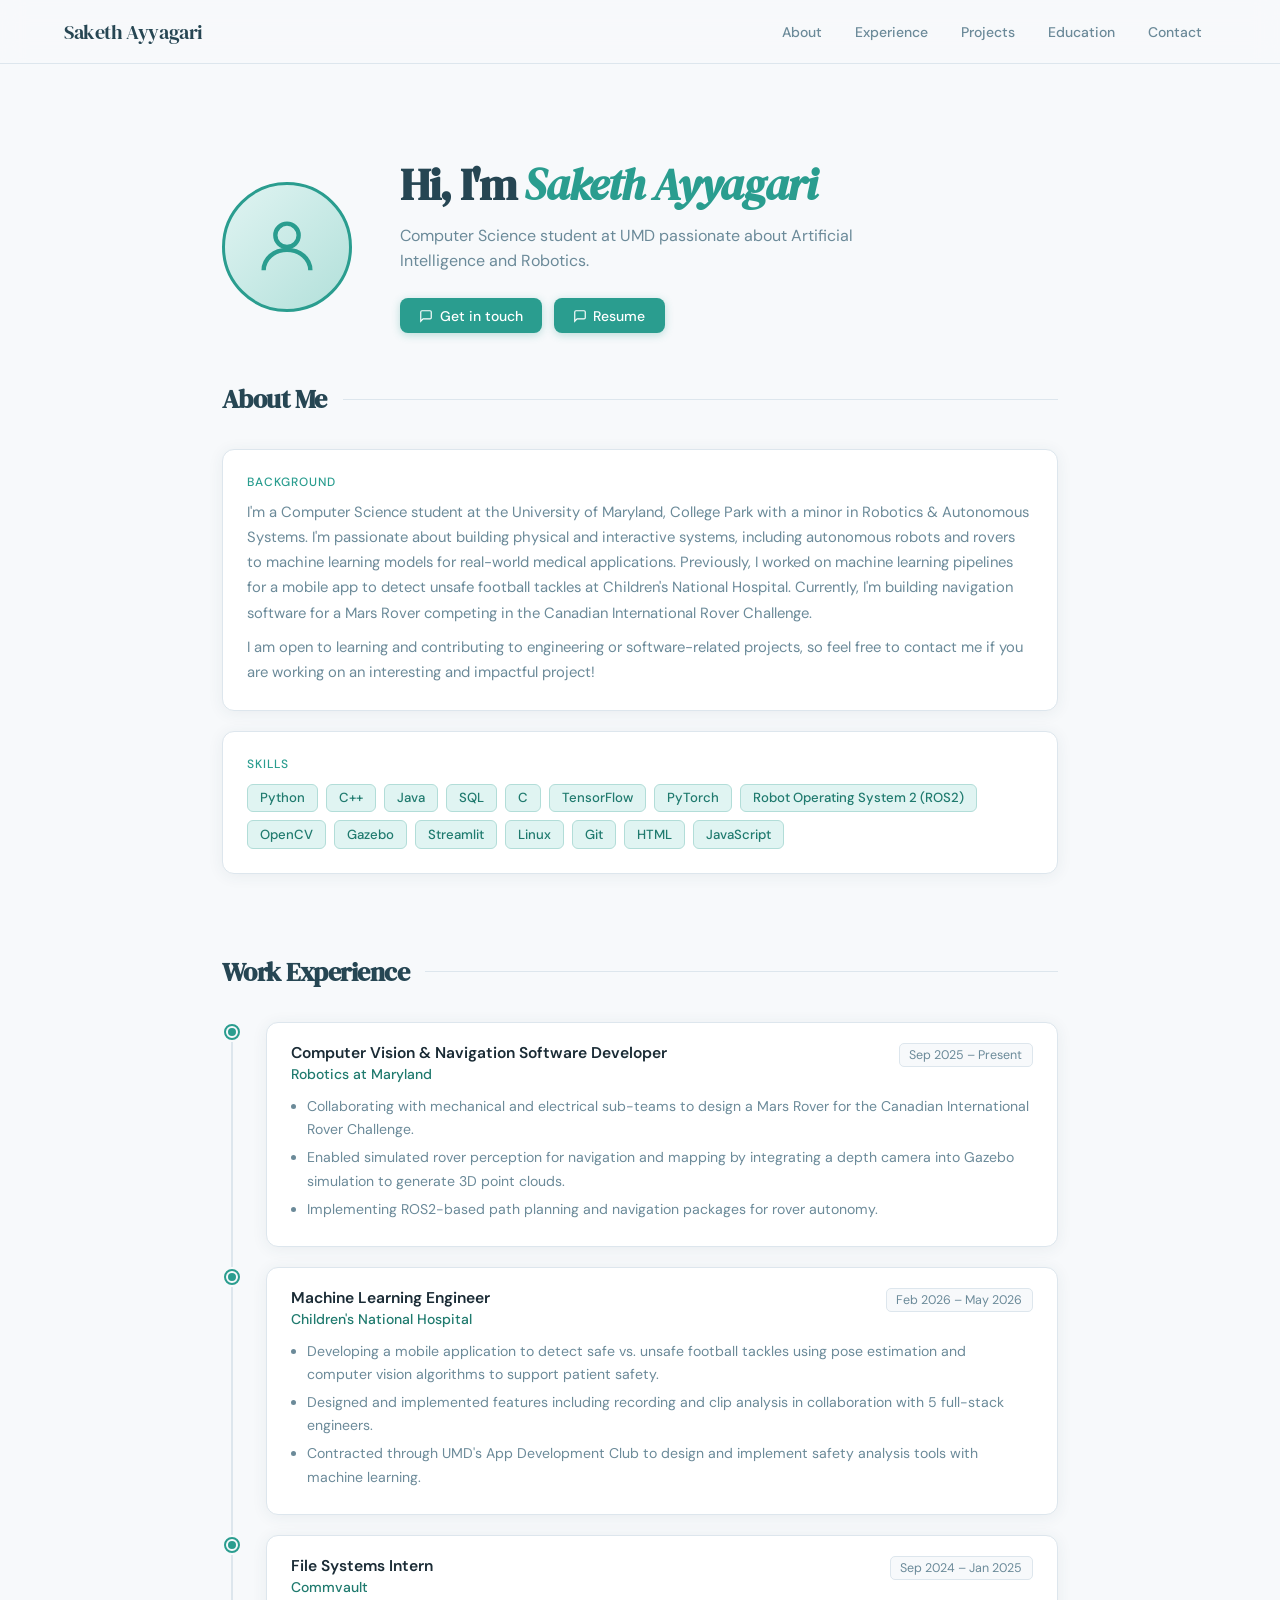
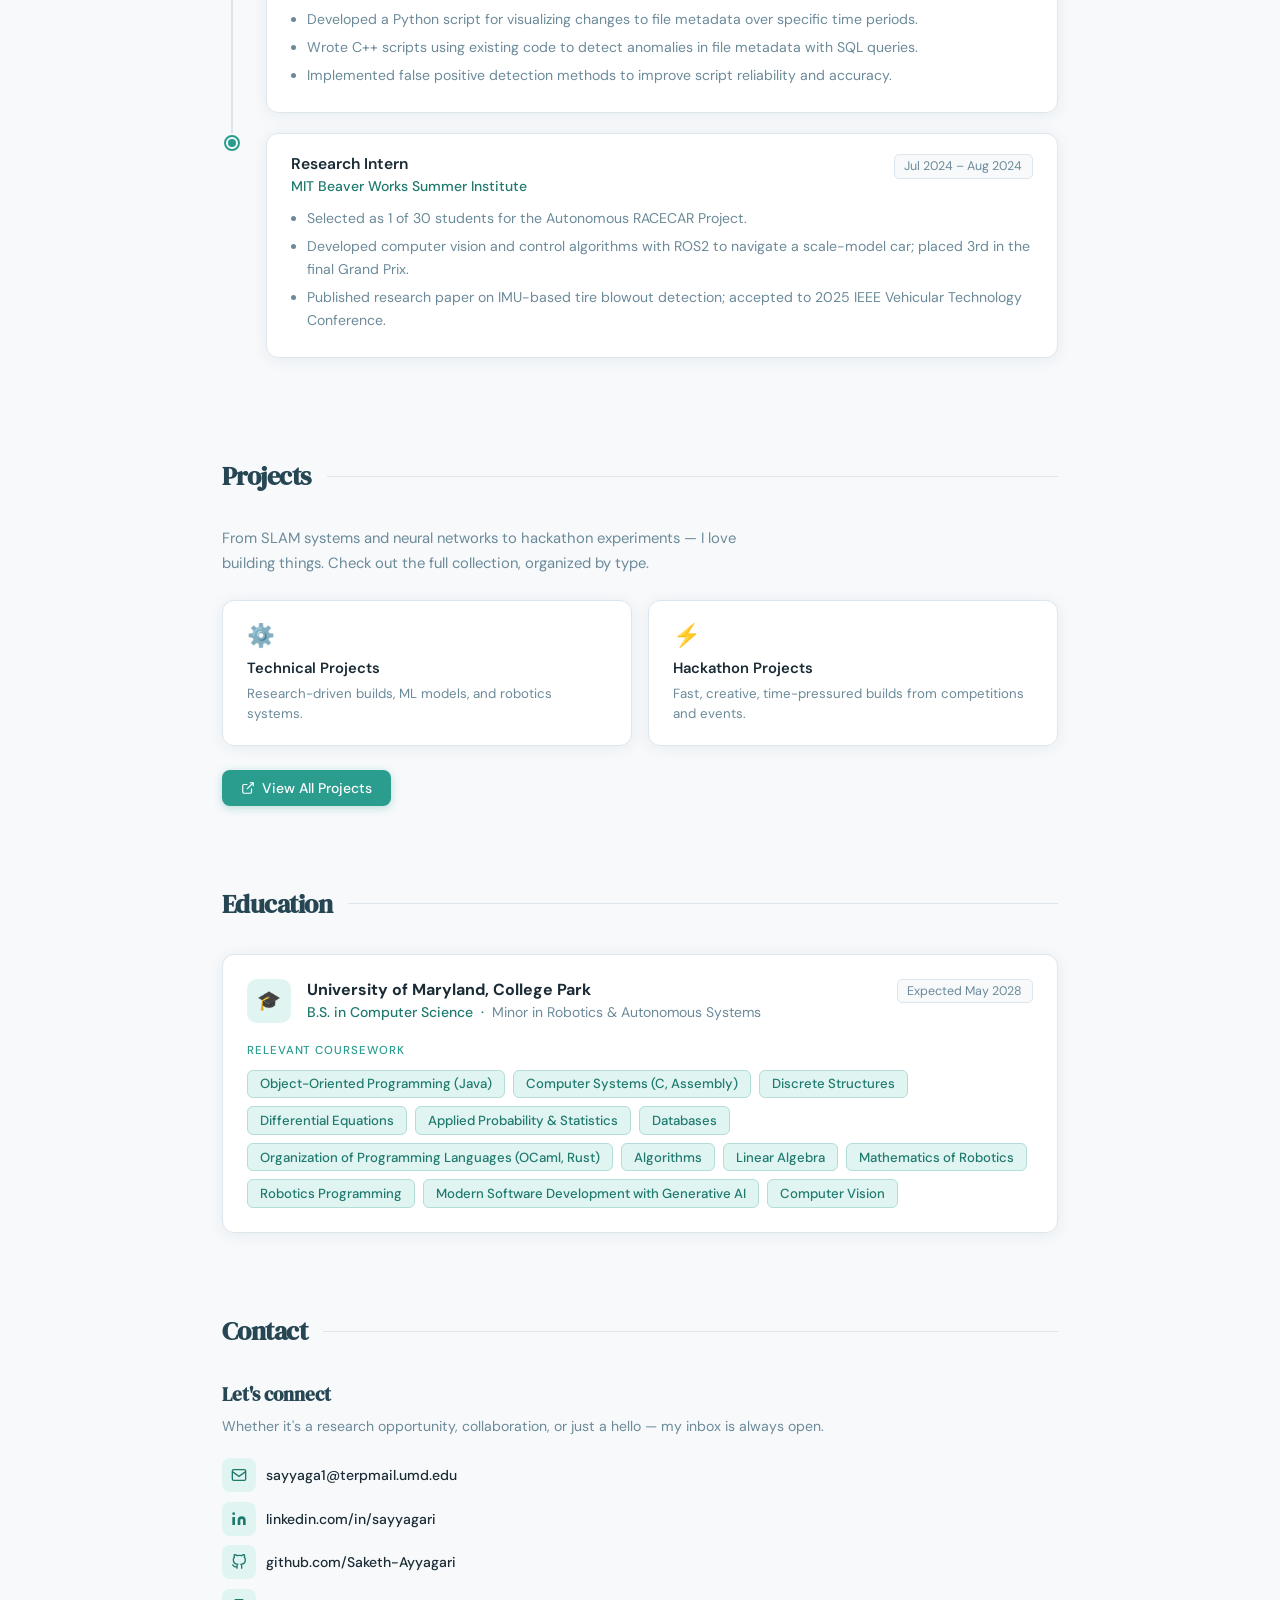
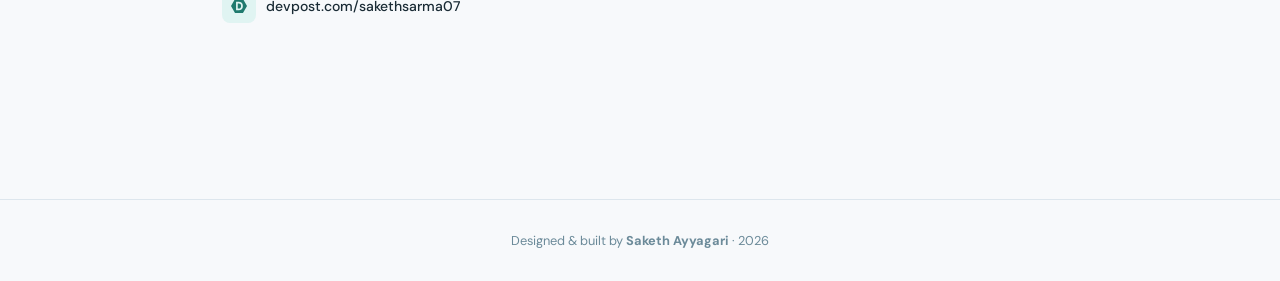
<file: index.html>
<!DOCTYPE html>
<html lang="en">
<head>
  <meta charset="UTF-8" />
  <meta name="viewport" content="width=device-width, initial-scale=1.0"/>
  <title>Saketh Ayyagari</title>
  <link rel="preconnect" href="https://fonts.googleapis.com">
  <link rel="preconnect" href="https://fonts.gstatic.com" crossorigin>
  <link href="https://fonts.googleapis.com/css2?family=DM+Serif+Display:ital@0;1&family=DM+Sans:opsz,wght@9..40,300;9..40,400;9..40,500&display=swap" rel="stylesheet">
  <link rel="stylesheet" href="styles.css">
</head>
<body>

<!-- NAV -->
<nav id="navbar">
  <span class="nav-logo">Saketh Ayyagari</span>
  <ul class="nav-links">
    <li><a href="#about" class="nav-link">About</a></li>
    <li><a href="#experience" class="nav-link">Experience</a></li>
    <li><a href="#projects" class="nav-link">Projects</a></li>
    <li><a href="#education" class="nav-link">Education</a></li>
    <li><a href="#contact" class="nav-link">Contact</a></li>
  </ul>
</nav>

<!-- HERO -->
<section class="hero">
  <div class="hero-photo">
    <svg viewBox="0 0 24 24" fill="none" stroke="currentColor" stroke-width="1.5">
      <circle cx="12" cy="8" r="4"/>
      <path d="M4 20c0-4 3.6-7 8-7s8 3 8 7"/>
    </svg>
  </div>
  <div class="hero-text">
    <h1>Hi, I'm <em>Saketh Ayyagari</em></h1>
    <p>Computer Science student at UMD passionate about Artificial Intelligence and Robotics.</p>
    <div class="hero-actions">
      <a href="#contact" class="btn btn-primary">
        <svg width="14" height="14" fill="none" stroke="currentColor" stroke-width="2" viewBox="0 0 24 24"><path d="M21 15a2 2 0 0 1-2 2H7l-4 4V5a2 2 0 0 1 2-2h14a2 2 0 0 1 2 2z"/></svg>
        Get in touch
      </a>
      <a href="Saketh-Ayyagari-Resume.pdf" class="btn btn-primary">
        <svg width="14" height="14" fill="none" stroke="currentColor" stroke-width="2" viewBox="0 0 24 24"><path d="M21 15a2 2 0 0 1-2 2H7l-4 4V5a2 2 0 0 1 2-2h14a2 2 0 0 1 2 2z"/></svg>
        Resume
      </a>
    </div>
  </div>
</section>

<main>

  <!-- ABOUT -->
  <section class="section" id="about">
    <div class="section-header">
      <h2>About Me</h2>
      <div class="section-line"></div>
    </div>
    <div class="about-grid">
      <div class="about-card wide">
        <h3>Background</h3>
        <p>I'm a Computer Science student at the University of Maryland, College Park with a minor in Robotics &amp; Autonomous 
          Systems. I'm passionate about building physical and interactive systems, including autonomous robots and rovers
          to machine learning models for real-world medical applications. Previously, I worked on machine learning pipelines for a mobile app to detect
          unsafe football tackles at Children's National Hospital. Currently, I'm building navigation software for a Mars Rover competing in the 
          Canadian International Rover Challenge. 
        </p>
        <p style=
          "margin-top:0.6rem">I am open to learning and contributing to engineering or software-related projects, so feel free 
          to contact me if you are working on an interesting and impactful project!
        </p>
      </div>
      <div class="about-card">
        <h3>Skills</h3>
        <div class="skills-list">
          <span class="skill-tag">Python</span>
          <span class="skill-tag">C++</span>
          <span class="skill-tag">Java</span>
          <span class="skill-tag">SQL</span>
          <span class="skill-tag">C</span>
          <span class="skill-tag">TensorFlow</span>
          <span class="skill-tag">PyTorch</span>
          <span class="skill-tag">Robot Operating System 2 (ROS2)</span>
          <span class="skill-tag">OpenCV</span>
          <span class="skill-tag">Gazebo</span>
          <span class="skill-tag">Streamlit</span>
          <span class="skill-tag">Linux</span>
          <span class="skill-tag">Git</span>
          <span class="skill-tag">HTML</span>
          <span class="skill-tag">JavaScript</span>
        </div>
      </div>

    </div>
  </section>

  <!-- WORK EXPERIENCE -->
  <section class="section" id="experience">
    <div class="section-header">
      <h2>Work Experience</h2>
      <div class="section-line"></div>
    </div>
    <div class="timeline">

      <div class="timeline-item">
        <div class="timeline-left">
          <div class="timeline-dot"></div>
          <div class="timeline-line"></div>
        </div>
        <div class="timeline-content">
          <div class="job-header">
            <div>
              <div class="job-title">Computer Vision & Navigation Software Developer</div>
              <div class="job-company">Robotics at Maryland</div>
            </div>
            <span class="job-date">Sep 2025 – Present</span>
          </div>
          <ul class="job-desc">
            <li>Collaborating with mechanical and electrical sub-teams to design a Mars Rover for the Canadian International Rover Challenge.</li>
            <li>Enabled simulated rover perception for navigation and mapping by integrating a depth camera into Gazebo simulation to generate 3D point clouds.</li>
            <li>Implementing ROS2-based path planning and navigation packages for rover autonomy.</li>
          </ul>
        </div>
      </div>
      
      <div class="timeline-item">
        <div class="timeline-left">
          <div class="timeline-dot"></div>
          <div class="timeline-line"></div>
        </div>
        <div class="timeline-content">
          <div class="job-header">
            <div>
              <div class="job-title">Machine Learning Engineer</div>
              <div class="job-company">Children's National Hospital</div>
            </div>
            <span class="job-date">Feb 2026 – May 2026</span>
          </div>
          <ul class="job-desc">
            <li>Developing a mobile application to detect safe vs. unsafe football tackles using pose estimation and computer vision algorithms to support patient safety.</li>
            <li>Designed and implemented features including recording and clip analysis in collaboration with 5 full-stack engineers.</li>
            <li>Contracted through UMD's App Development Club to design and implement safety analysis tools with machine learning.</li>
          </ul>
        </div>
      </div>

      <div class="timeline-item">
        <div class="timeline-left">
          <div class="timeline-dot"></div>
          <div class="timeline-line"></div>
        </div>
        <div class="timeline-content">
          <div class="job-header">
            <div>
              <div class="job-title">File Systems Intern</div>
              <div class="job-company">Commvault</div>
            </div>
            <span class="job-date">Sep 2024 – Jan 2025</span>
          </div>
          <ul class="job-desc">
            <li>Developed a Python script for visualizing changes to file metadata over specific time periods.</li>
            <li>Wrote C++ scripts using existing code to detect anomalies in file metadata with SQL queries.</li>
            <li>Implemented false positive detection methods to improve script reliability and accuracy.</li>
          </ul>
        </div>
      </div>

      <div class="timeline-item">
        <div class="timeline-left">
          <div class="timeline-dot"></div>
          <div class="timeline-line"></div>
        </div>
        <div class="timeline-content">
          <div class="job-header">
            <div>
              <div class="job-title">Research Intern</div>
              <div class="job-company">MIT Beaver Works Summer Institute</div>
            </div>
            <span class="job-date">Jul 2024 – Aug 2024</span>
          </div>
          <ul class="job-desc">
            <li>Selected as 1 of 30 students for the Autonomous RACECAR Project.</li>
            <li>Developed computer vision and control algorithms with ROS2 to navigate a scale-model car; placed 3rd in the final Grand Prix.</li>
            <li>Published research paper on IMU-based tire blowout detection; accepted to 2025 IEEE Vehicular Technology Conference.</li>
          </ul>
        </div>
      </div>

    </div>
  </section>

  <!-- PROJECTS TEASER -->
  <section class="section" id="projects">
    <div class="section-header">
      <h2>Projects</h2>
      <div class="section-line"></div>
    </div>
    <div class="projects-teaser">
      <div class="teaser-text">
        <p>From SLAM systems and neural networks to hackathon experiments — I love building things. Check out the full collection, organized by type.</p>
      </div>
      <div class="teaser-cards">
        <div class="teaser-card">
          <div class="teaser-card-icon">⚙️</div>
          <div class="teaser-card-label">Technical Projects</div>
          <div class="teaser-card-desc">Research-driven builds, ML models, and robotics systems.</div>
        </div>
        <div class="teaser-card">
          <div class="teaser-card-icon">⚡</div>
          <div class="teaser-card-label">Hackathon Projects</div>
          <div class="teaser-card-desc">Fast, creative, time-pressured builds from competitions and events.</div>
        </div>
      </div>
      <a href="projects.html" class="btn btn-primary teaser-btn">
        <svg width="14" height="14" fill="none" stroke="currentColor" stroke-width="2" viewBox="0 0 24 24"><path d="M18 13v6a2 2 0 0 1-2 2H5a2 2 0 0 1-2-2V8a2 2 0 0 1 2-2h6"/><polyline points="15 3 21 3 21 9"/><line x1="10" y1="14" x2="21" y2="3"/></svg>
        View All Projects
      </a>
    </div>
  </section>

  <!-- EDUCATION -->
  <section class="section" id="education">
    <div class="section-header">
      <h2>Education</h2>
      <div class="section-line"></div>
    </div>
    <div class="edu-card">
      <div class="edu-header">
        <div class="edu-icon">🎓</div>
        <div class="edu-main">
          <div class="edu-school">University of Maryland, College Park</div>
          <div class="edu-degree">B.S. in Computer Science &nbsp;·&nbsp; <span class="edu-minor">Minor in Robotics &amp; Autonomous Systems</span></div>
        </div>
        <span class="job-date">Expected May 2028</span>
      </div>
      <div class="edu-body">
        <div class="edu-section-label">Relevant Coursework</div>
        <div class="skills-list">
          <span class="skill-tag">Object-Oriented Programming (Java)</span>
          <span class="skill-tag">Computer Systems (C, Assembly)</span>
          <span class="skill-tag">Discrete Structures</span>
          <span class="skill-tag">Differential Equations</span>
          <span class="skill-tag">Applied Probability &amp; Statistics</span>
          <span class="skill-tag">Databases</span>
          <span class="skill-tag">Organization of Programming Languages (OCaml, Rust)</span>
          <span class="skill-tag">Algorithms</span>
          <span class="skill-tag">Linear Algebra</span>
          <span class="skill-tag">Mathematics of Robotics</span>
          <span class="skill-tag">Robotics Programming</span>
          <span class="skill-tag">Modern Software Development with Generative AI</span>
          <span class="skill-tag">Computer Vision</span>
        </div>
      </div>
    </div>
  </section>

  <!-- CONTACT -->
  <section class="section" id="contact">
    <div class="section-header">
      <h2>Contact</h2>
      <div class="section-line"></div>
    </div>
    <div class="contact-info">
      <h3>Let's connect</h3>
      <p>Whether it's a research opportunity, collaboration, or just a hello — my inbox is always open.</p>
      <div class="social-links">
        <a href="mailto:sayyaga1@terpmail.umd.edu" class="social-link">
          <span class="social-icon">
            <svg width="16" height="16" fill="none" stroke="currentColor" stroke-width="2" viewBox="0 0 24 24"><rect x="2" y="4" width="20" height="16" rx="2"/><path d="m2 7 10 7 10-7"/></svg>
          </span>
          sayyaga1@terpmail.umd.edu
        </a>
        <a href="https://linkedin.com/in/saketh-ayyagari-b3a999262" target="_blank" class="social-link">
          <span class="social-icon">
            <svg width="16" height="16" fill="currentColor" viewBox="0 0 24 24"><path d="M16 8a6 6 0 0 1 6 6v7h-4v-7a2 2 0 0 0-2-2 2 2 0 0 0-2 2v7h-4v-7a6 6 0 0 1 6-6zM2 9h4v12H2z"/><circle cx="4" cy="4" r="2"/></svg>
          </span>
          linkedin.com/in/sayyagari
        </a>
        <a href="https://github.com/Saketh-Ayyagari" target="_blank" class="social-link">
          <span class="social-icon">
            <svg width="16" height="16" fill="none" stroke="currentColor" stroke-width="2" viewBox="0 0 24 24"><path d="M9 19c-5 1.5-5-2.5-7-3m14 6v-3.87a3.37 3.37 0 0 0-.94-2.61c3.14-.35 6.44-1.54 6.44-7A5.44 5.44 0 0 0 20 4.77 5.07 5.07 0 0 0 19.91 1S18.73.65 16 2.48a13.38 13.38 0 0 0-7 0C6.27.65 5.09 1 5.09 1A5.07 5.07 0 0 0 5 4.77a5.44 5.44 0 0 0-1.5 3.78c0 5.42 3.3 6.61 6.44 7A3.37 3.37 0 0 0 9 18.13V22"/></svg>
          </span>
          github.com/Saketh-Ayyagari
        </a>
        <a href="https://devpost.com/sakethsarma07" target="_blank" class="social-link">
          <span class="social-icon">
            <svg width="16" height="16" viewBox="0 0 24 24" fill="currentColor"><path d="M6.002 1.61 0 12.004 6.002 22.39h11.996L24 12.004 17.998 1.61zm1.593 4.084h3.947c3.605 0 6.276 1.695 6.276 6.31 0 4.436-2.754 6.396-6.276 6.396H7.595zm2.517 2.449v7.686h1.43c2.106 0 3.610-1.12 3.610-3.943 0-2.745-1.504-3.743-3.61-3.743z"/></svg>
          </span>
          devpost.com/sakethsarma07 <!-- Visible text that displays on the website -->
        </a>
      </div>
    </div>
  </section>

</main>

<footer>
  <p>Designed &amp; built by <strong>Saketh Ayyagari</strong> &middot; 2026</p>
</footer>

<script src="script.js"></script>

</body>
</html>
</file>
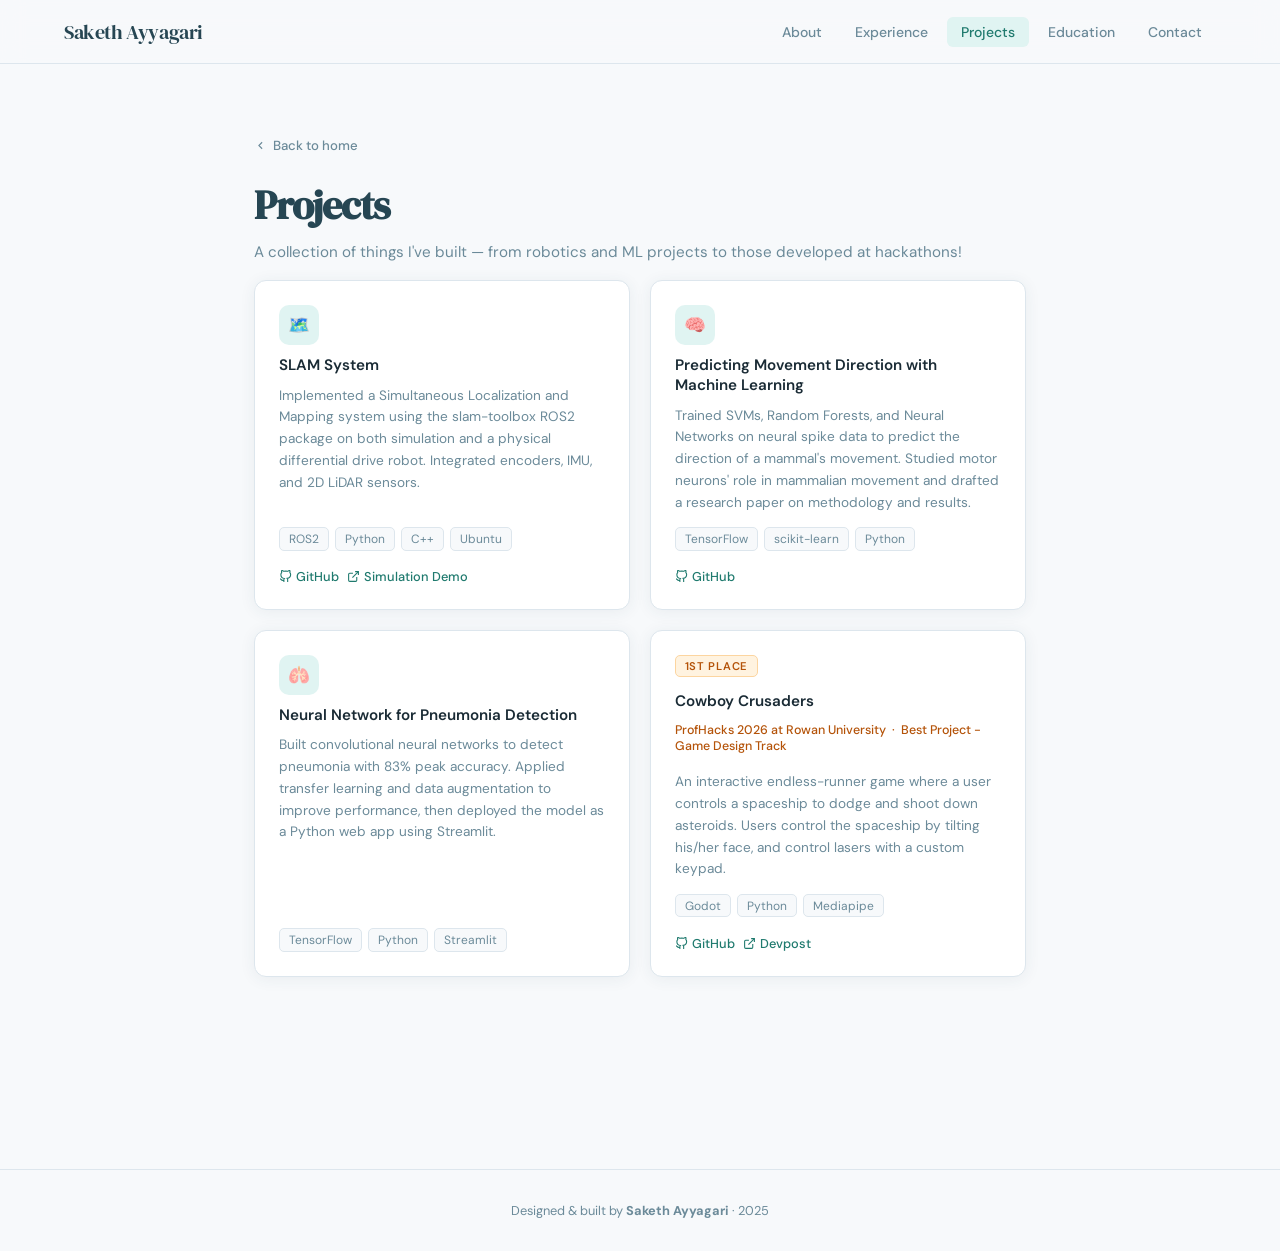
<file: projects.html>
<!DOCTYPE html>
<html lang="en">
<head>
  <meta charset="UTF-8" />
  <meta name="viewport" content="width=device-width, initial-scale=1.0"/>
  <title>Projects — Saketh Ayyagari</title>
  <link rel="preconnect" href="https://fonts.googleapis.com">
  <link rel="preconnect" href="https://fonts.gstatic.com" crossorigin>
  <link href="https://fonts.googleapis.com/css2?family=DM+Serif+Display:ital@0;1&family=DM+Sans:opsz,wght@9..40,300;9..40,400;9..40,500&display=swap" rel="stylesheet">
  <link rel="stylesheet" href="styles.css">
</head>
<body>

<nav id="navbar">
  <a href="index.html" class="nav-logo" style="text-decoration:none;">Saketh Ayyagari</a>
  <ul class="nav-links">
    <li><a href="index.html#about" class="nav-link">About</a></li>
    <li><a href="index.html#experience" class="nav-link">Experience</a></li>
    <li><a href="projects.html" class="nav-link active">Projects</a></li>
    <li><a href="index.html#education" class="nav-link">Education</a></li>
    <li><a href="index.html#contact" class="nav-link">Contact</a></li>
  </ul>
</nav>

<main>
  <div class="projects-page-header">
    <a href="index.html" class="back-link">
      <svg width="13" height="13" fill="none" stroke="currentColor" stroke-width="2" viewBox="0 0 24 24"><polyline points="15 18 9 12 15 6"/></svg>
      Back to home
    </a>
    <h1>Projects</h1>
    <p>A collection of things I've built — from robotics and ML projects to those developed at hackathons!</p>
  </div>

  <div class="section" style="max-width:900px;margin:0 auto;padding:0 clamp(1.5rem,5vw,2rem) 6rem;opacity:1;transform:none;">

    <!-- TECHNICAL PROJECTS -->
    <div class="tab-panel active" id="tab-technical">
      <div class="projects-grid">

        <div class="project-card">
          <div class="project-icon">🗺️</div>
          <div class="project-title">SLAM System</div>
          <p class="project-desc">Implemented a Simultaneous Localization and Mapping system using the slam-toolbox ROS2 package on both simulation and a physical differential drive robot. Integrated encoders, IMU, and 2D LiDAR sensors.</p>
          <div class="project-tags">
            <span class="project-tag">ROS2</span>
            <span class="project-tag">Python</span>
            <span class="project-tag">C++</span>
            <span class="project-tag">Ubuntu</span>
          </div>
          <div class="project-links">
            <a href="https://github.com/Saketh-Ayyagari/SLAM-ROS2-Backend"><svg width="13" height="13" viewBox="0 0 24 24" fill="none" stroke="currentColor" stroke-width="2"><path d="M9 19c-5 1.5-5-2.5-7-3m14 6v-3.87a3.37 3.37 0 0 0-.94-2.61c3.14-.35 6.44-1.54 6.44-7A5.44 5.44 0 0 0 20 4.77 5.07 5.07 0 0 0 19.91 1S18.73.65 16 2.48a13.38 13.38 0 0 0-7 0C6.27.65 5.09 1 5.09 1A5.07 5.07 0 0 0 5 4.77a5.44 5.44 0 0 0-1.5 3.78c0 5.42 3.3 6.61 6.44 7A3.37 3.37 0 0 0 9 18.13V22"/></svg> GitHub</a>
            <a href="https://drive.google.com/file/d/1cUvWnL-p3gu9Ox1jkPIlrbeZ2Lp0mpWm/view?usp=sharing"><svg width="13" height="13" viewBox="0 0 24 24" fill="none" stroke="currentColor" stroke-width="2"><path d="M18 13v6a2 2 0 0 1-2 2H5a2 2 0 0 1-2-2V8a2 2 0 0 1 2-2h6"/><polyline points="15 3 21 3 21 9"/><line x1="10" y1="14" x2="21" y2="3"/></svg>Simulation Demo</a>
          </div>
        </div>

        <div class="project-card">
          <div class="project-icon">🧠</div>
          <div class="project-title">Predicting Movement Direction with Machine Learning</div>
          <p class="project-desc">Trained SVMs, Random Forests, and Neural Networks on neural spike data to predict the direction of a mammal's movement. Studied motor neurons' role in mammalian movement and drafted a research paper on methodology and results.</p>
          <div class="project-tags">
            <span class="project-tag">TensorFlow</span>
            <span class="project-tag">scikit-learn</span>
            <span class="project-tag">Python</span>
          </div>
          <div class="project-links">
            <a href="https://github.com/Saketh-Ayyagari/Machine-Learning-Movement-Detection"><svg width="13" height="13" viewBox="0 0 24 24" fill="none" stroke="currentColor" stroke-width="2"><path d="M9 19c-5 1.5-5-2.5-7-3m14 6v-3.87a3.37 3.37 0 0 0-.94-2.61c3.14-.35 6.44-1.54 6.44-7A5.44 5.44 0 0 0 20 4.77 5.07 5.07 0 0 0 19.91 1S18.73.65 16 2.48a13.38 13.38 0 0 0-7 0C6.27.65 5.09 1 5.09 1A5.07 5.07 0 0 0 5 4.77a5.44 5.44 0 0 0-1.5 3.78c0 5.42 3.3 6.61 6.44 7A3.37 3.37 0 0 0 9 18.13V22"/></svg> GitHub</a>
          </div>
        </div>

        <div class="project-card">
          <div class="project-icon">🫁</div>
          <div class="project-title">Neural Network for Pneumonia Detection</div>
          <p class="project-desc">Built convolutional neural networks to detect pneumonia with 83% peak accuracy. Applied transfer learning and data augmentation to improve performance, then deployed the model as a Python web app using Streamlit.</p>
          <div class="project-tags">
            <span class="project-tag">TensorFlow</span>
            <span class="project-tag">Python</span>
            <span class="project-tag">Streamlit</span>
          </div>
        </div>

        <!-- HACKATHON PROJECTS -->
        <div class="project-card">
          <div style="display:flex;align-items:center;justify-content:space-between;gap:0.5rem;flex-wrap:wrap;margin-bottom:0.25rem;">
            <span class="hackathon-badge">1st Place</span>
          </div>
          <div class="project-title">Cowboy Crusaders</div>
          <div class="project-award">ProfHacks 2026 at Rowan University &nbsp;&middot;&nbsp; Best Project - Game Design Track</div>
          <p class="project-desc" style="margin-top:0.5rem;">
            An interactive endless-runner game where a user controls a spaceship to dodge
            and shoot down asteroids. Users control the spaceship by tilting his/her face, and control
            lasers with a custom keypad. 
          </p>
          <div class="project-tags">
            <span class="project-tag">Godot</span>
            <span class="project-tag">Python</span>
            <span class="project-tag">Mediapipe</span>
          </div>
          <div class="project-links">
            <a href="https://github.com/Saketh-Ayyagari/cowboy-crusaders-profhacks-2026"><svg width="13" height="13" viewBox="0 0 24 24" fill="none" stroke="currentColor" stroke-width="2"><path d="M9 19c-5 1.5-5-2.5-7-3m14 6v-3.87a3.37 3.37 0 0 0-.94-2.61c3.14-.35 6.44-1.54 6.44-7A5.44 5.44 0 0 0 20 4.77 5.07 5.07 0 0 0 19.91 1S18.73.65 16 2.48a13.38 13.38 0 0 0-7 0C6.27.65 5.09 1 5.09 1A5.07 5.07 0 0 0 5 4.77a5.44 5.44 0 0 0-1.5 3.78c0 5.42 3.3 6.61 6.44 7A3.37 3.37 0 0 0 9 18.13V22"/></svg> GitHub</a>
            <a href="https://devpost.com/software/cowboy-crusaders?ref_content=user-portfolio&ref_feature=in_progress"><svg width="13" height="13" viewBox="0 0 24 24" fill="none" stroke="currentColor" stroke-width="2"><path d="M18 13v6a2 2 0 0 1-2 2H5a2 2 0 0 1-2-2V8a2 2 0 0 1 2-2h6"/><polyline points="15 3 21 3 21 9"/><line x1="10" y1="14" x2="21" y2="3"/></svg> Devpost</a>
          </div>
        </div>

        <!-- <div class="project-card">
          <div style="display:flex;align-items:center;justify-content:space-between;gap:0.5rem;flex-wrap:wrap;margin-bottom:0.25rem;">
            <div class="project-icon">&#9889;</div>
            <span class="hackathon-badge">&#129352; 2nd Place</span>
          </div>
          <div class="project-title">HackProject Two</div>
          <div class="project-award">HackathonName 2023 &nbsp;&middot;&nbsp; Best Use of AI</div>
          <p class="project-desc" style="margin-top:0.5rem;">Describe the concept, what you built over the weekend, and any interesting constraints or pivots you made under time pressure.</p>
          <div class="project-tags">
            <span class="project-tag">Python</span>
            <span class="project-tag">Flask</span>
            <span class="project-tag">Twilio</span>
          </div>
          <div class="project-links">
            <a href="#"><svg width="13" height="13" viewBox="0 0 24 24" fill="none" stroke="currentColor" stroke-width="2"><path d="M9 19c-5 1.5-5-2.5-7-3m14 6v-3.87a3.37 3.37 0 0 0-.94-2.61c3.14-.35 6.44-1.54 6.44-7A5.44 5.44 0 0 0 20 4.77 5.07 5.07 0 0 0 19.91 1S18.73.65 16 2.48a13.38 13.38 0 0 0-7 0C6.27.65 5.09 1 5.09 1A5.07 5.07 0 0 0 5 4.77a5.44 5.44 0 0 0-1.5 3.78c0 5.42 3.3 6.61 6.44 7A3.37 3.37 0 0 0 9 18.13V22"/></svg> GitHub</a>
            <a href="#"><svg width="13" height="13" viewBox="0 0 24 24" fill="none" stroke="currentColor" stroke-width="2"><path d="M18 13v6a2 2 0 0 1-2 2H5a2 2 0 0 1-2-2V8a2 2 0 0 1 2-2h6"/><polyline points="15 3 21 3 21 9"/><line x1="10" y1="14" x2="21" y2="3"/></svg> Devpost</a>
          </div>
        </div>

        <div class="project-card">
          <div style="display:flex;align-items:center;justify-content:space-between;gap:0.5rem;flex-wrap:wrap;margin-bottom:0.25rem;">
            <div class="project-icon">&#127760;</div>
          </div>
          <div class="project-title">HackProject Three</div>
          <div class="project-award">HackathonName 2022</div>
          <p class="project-desc" style="margin-top:0.5rem;">Not every hackathon project wins, but they all teach you something. Share what you built, what you learned, and what you'd do differently.</p>
          <div class="project-tags">
            <span class="project-tag">Vue.js</span>
            <span class="project-tag">Supabase</span>
            <span class="project-tag">Mapbox</span>
          </div>
          <div class="project-links">
            <a href="#"><svg width="13" height="13" viewBox="0 0 24 24" fill="none" stroke="currentColor" stroke-width="2"><path d="M9 19c-5 1.5-5-2.5-7-3m14 6v-3.87a3.37 3.37 0 0 0-.94-2.61c3.14-.35 6.44-1.54 6.44-7A5.44 5.44 0 0 0 20 4.77 5.07 5.07 0 0 0 19.91 1S18.73.65 16 2.48a13.38 13.38 0 0 0-7 0C6.27.65 5.09 1 5.09 1A5.07 5.07 0 0 0 5 4.77a5.44 5.44 0 0 0-1.5 3.78c0 5.42 3.3 6.61 6.44 7A3.37 3.37 0 0 0 9 18.13V22"/></svg> GitHub</a>
          </div>
        </div>  -->

      </div>
    </div>
  </div>
</main>

<footer>
  <p>Designed &amp; built by <strong>Saketh Ayyagari</strong> &middot; 2025</p>
</footer>

<script>
  const tabBtns = document.querySelectorAll('.tab-btn');
  const tabPanels = document.querySelectorAll('.tab-panel');
  tabBtns.forEach(btn => {
    btn.addEventListener('click', () => {
      tabBtns.forEach(b => b.classList.remove('active'));
      tabPanels.forEach(p => p.classList.remove('active'));
      btn.classList.add('active');
      document.getElementById('tab-' + btn.dataset.tab).classList.add('active');
    });
  });
</script>

</body>
</html>
</file>
<file: styles.css>
*, *::before, *::after { box-sizing: border-box; margin: 0; padding: 0; }

:root {
  --bg: #f7f9fb;
  --surface: #ffffff;
  --border: #dde6ed;
  --teal: #2a9d8f;
  --teal-light: #e0f4f2;
  --teal-dark: #1f7a6e;
  --blue: #264653;
  --text: #1a2b35;
  --muted: #6b8a99;
  --radius: 12px;
  --shadow: 0 2px 16px rgba(38,70,83,0.07);
}

html { scroll-behavior: smooth; }

body {
  font-family: 'DM Sans', sans-serif;
  background: var(--bg);
  color: var(--text);
  min-height: 100vh;
}

/* ── NAV ── */
nav {
  position: sticky;
  top: 0;
  z-index: 100;
  background: rgba(247,249,251,0.88);
  backdrop-filter: blur(12px);
  border-bottom: 1px solid var(--border);
  display: flex;
  align-items: center;
  justify-content: space-between;
  padding: 0 clamp(1.5rem, 5vw, 4rem);
  height: 64px;
}

.nav-logo {
  font-family: 'DM Serif Display', serif;
  font-size: 1.25rem;
  color: var(--blue);
  letter-spacing: -0.02em;
}

.nav-links {
  display: flex;
  gap: 0.25rem;
  list-style: none;
}

.nav-links a {
  text-decoration: none;
  color: var(--muted);
  font-size: 0.875rem;
  font-weight: 500;
  padding: 0.4rem 0.9rem;
  border-radius: 6px;
  transition: color 0.2s, background 0.2s;
}

.nav-links a:hover,
.nav-links a.active {
  color: var(--teal-dark);
  background: var(--teal-light);
}

/* ── HERO ── */
.hero {
  max-width: 900px;
  margin: 0 auto;
  padding: clamp(3rem, 8vw, 6rem) clamp(1.5rem, 5vw, 2rem) clamp(2rem, 5vw, 3rem);
  display: flex;
  align-items: center;
  gap: 3rem;
}

.hero-photo {
  flex-shrink: 0;
  width: 130px;
  height: 130px;
  border-radius: 50%;
  background: linear-gradient(135deg, var(--teal-light), #b2e0da);
  border: 3px solid var(--teal);
  display: flex;
  align-items: center;
  justify-content: center;
  overflow: hidden;
}

.hero-photo svg {
  width: 70px;
  height: 70px;
  color: var(--teal);
}

.hero-text h1 {
  font-family: 'DM Serif Display', serif;
  font-size: clamp(2rem, 4vw, 2.75rem);
  color: var(--blue);
  line-height: 1.15;
  letter-spacing: -0.03em;
}

.hero-text h1 em {
  font-style: italic;
  color: var(--teal);
}

.hero-text p {
  margin-top: 0.75rem;
  color: var(--muted);
  font-size: 1rem;
  line-height: 1.6;
  max-width: 480px;
}

.hero-actions {
  margin-top: 1.5rem;
  display: flex;
  gap: 0.75rem;
  flex-wrap: wrap;
}

/* ── BUTTONS ── */
.btn {
  display: inline-flex;
  align-items: center;
  gap: 0.4rem;
  padding: 0.55rem 1.2rem;
  border-radius: 8px;
  font-family: 'DM Sans', sans-serif;
  font-size: 0.875rem;
  font-weight: 500;
  cursor: pointer;
  text-decoration: none;
  transition: transform 0.15s, box-shadow 0.15s, background 0.2s;
}

.btn:active { transform: translateY(1px); }

.btn-primary {
  background: var(--teal);
  color: #fff;
  border: none;
  box-shadow: 0 2px 8px rgba(42,157,143,0.3);
}

.btn-primary:hover { background: var(--teal-dark); box-shadow: 0 4px 14px rgba(42,157,143,0.35); }

.btn-outline {
  background: transparent;
  color: var(--teal-dark);
  border: 1.5px solid var(--teal);
}

.btn-outline:hover { background: var(--teal-light); }

/* ── MAIN LAYOUT ── */
main {
  max-width: 900px;
  margin: 0 auto;
  padding: 0 clamp(1.5rem, 5vw, 2rem) 6rem;
}

/* ── SECTIONS ── */
.section {
  margin-bottom: 5rem;
}

.section.js-animate {
  opacity: 0;
  transform: translateY(24px);
  transition: opacity 0.55s ease, transform 0.55s ease;
}

.section.js-animate.visible {
  opacity: 1;
  transform: translateY(0);
}

.section-header {
  display: flex;
  align-items: center;
  gap: 1rem;
  margin-bottom: 2rem;
}

.section-header h2 {
  font-family: 'DM Serif Display', serif;
  font-size: 1.6rem;
  color: var(--blue);
  letter-spacing: -0.02em;
}

.section-line {
  flex: 1;
  height: 1px;
  background: var(--border);
}

/* ── ABOUT ── */
.about-grid {
  display: grid;
  grid-template-columns: 1fr 1fr;
  gap: 1.25rem;
}

@media (max-width: 600px) { .about-grid { grid-template-columns: 1fr; } }

.about-card {
  background: var(--surface);
  border: 1px solid var(--border);
  border-radius: var(--radius);
  padding: 1.5rem;
  box-shadow: var(--shadow);
}

.about-card p {
  color: var(--muted);
  font-size: 0.925rem;
  line-height: 1.7;
}

.about-card.wide { grid-column: 1 / -1; }

.about-grid > .about-card:nth-child(2) { grid-column: 1 / -1; }

.about-card h3 {
  font-size: 0.75rem;
  font-weight: 500;
  letter-spacing: 0.08em;
  text-transform: uppercase;
  color: var(--teal);
  margin-bottom: 0.6rem;
}

/* ── SKILLS ── */
.skills-list {
  display: flex;
  flex-wrap: wrap;
  gap: 0.5rem;
  margin-top: 0.75rem; 
}

.skill-tag {
  background: var(--teal-light);
  color: var(--teal-dark);
  border: 1px solid #b2ddd8;
  border-radius: 6px;
  padding: 0.3rem 0.75rem;
  font-size: 0.825rem;
  font-weight: 500;
}

/* ── WORK EXPERIENCE ── */
.timeline {
  display: flex;
  flex-direction: column;
}

.timeline-item {
  display: flex;
  gap: 1.5rem;
}

.timeline-left {
  display: flex;
  flex-direction: column;
  align-items: center;
  width: 20px;
  flex-shrink: 0;
  padding-top: 4px;
}

.timeline-dot {
  width: 12px;
  height: 12px;
  border-radius: 50%;
  background: var(--teal);
  border: 2px solid var(--bg);
  outline: 2px solid var(--teal);
  flex-shrink: 0;
}

.timeline-line {
  flex: 1;
  width: 1.5px;
  background: var(--border);
  margin-top: 4px;
}

.timeline-item:last-child .timeline-line { display: none; }

.timeline-content {
  background: var(--surface);
  border: 1px solid var(--border);
  border-radius: var(--radius);
  padding: 1.25rem 1.5rem;
  margin-bottom: 1.25rem;
  flex: 1;
  box-shadow: var(--shadow);
}

.job-header {
  display: flex;
  justify-content: space-between;
  align-items: flex-start;
  gap: 1rem;
  flex-wrap: wrap;
}

.job-title {
  font-weight: 600;
  font-size: 0.975rem;
  color: var(--text);
}

.job-company {
  font-size: 0.875rem;
  color: var(--teal-dark);
  font-weight: 500;
  margin-top: 0.15rem;
}

.job-date {
  font-size: 0.78rem;
  color: var(--muted);
  white-space: nowrap;
  background: var(--bg);
  border: 1px solid var(--border);
  border-radius: 5px;
  padding: 0.2rem 0.6rem;
}

.job-desc {
  margin-top: 0.75rem;
  font-size: 0.88rem;
  color: var(--muted);
  line-height: 1.65;
}

.job-desc li {
  margin-left: 1rem;
  margin-bottom: 0.3rem;
}

/* ── PROJECTS ── */
.projects-grid {
  display: grid;
  grid-template-columns: repeat(auto-fill, minmax(260px, 1fr));
  gap: 1.25rem;
}

.project-card {
  background: var(--surface);
  border: 1px solid var(--border);
  border-radius: var(--radius);
  padding: 1.5rem;
  box-shadow: var(--shadow);
  display: flex;
  flex-direction: column;
  gap: 0.6rem;
  transition: transform 0.2s, box-shadow 0.2s;
}

.project-card:hover {
  transform: translateY(-3px);
  box-shadow: 0 8px 28px rgba(38,70,83,0.11);
}

.project-icon {
  width: 40px;
  height: 40px;
  border-radius: 10px;
  background: var(--teal-light);
  display: flex;
  align-items: center;
  justify-content: center;
  font-size: 1.1rem;
}

.project-title {
  font-weight: 600;
  font-size: 0.95rem;
  color: var(--text);
}

.project-desc {
  font-size: 0.85rem;
  color: var(--muted);
  line-height: 1.6;
  flex: 1;
}

.project-tags {
  display: flex;
  flex-wrap: wrap;
  gap: 0.4rem;
  margin-top: 0.25rem;
}

.project-tag {
  font-size: 0.75rem;
  background: var(--bg);
  color: var(--muted);
  border: 1px solid var(--border);
  border-radius: 5px;
  padding: 0.18rem 0.55rem;
}

.project-links {
  display: flex;
  gap: 0.5rem;
  margin-top: 0.5rem;
}

.project-links a {
  font-size: 0.8rem;
  color: var(--teal-dark);
  text-decoration: none;
  font-weight: 500;
  display: flex;
  align-items: center;
  gap: 0.25rem;
  transition: color 0.15s;
}

.project-links a:hover { color: var(--teal); }

/* ── CONTACT ── */
.contact-info h3 {
  font-family: 'DM Serif Display', serif;
  font-size: 1.2rem;
  color: var(--blue);
  margin-bottom: 0.5rem;
}

.contact-info p {
  font-size: 0.88rem;
  color: var(--muted);
  line-height: 1.65;
  margin-bottom: 1.25rem;
}

.social-links {
  display: flex;
  flex-direction: column;
  gap: 0.6rem;
}

.social-link {
  display: flex;
  align-items: center;
  gap: 0.65rem;
  font-size: 0.875rem;
  color: var(--text);
  text-decoration: none;
  font-weight: 500;
  transition: color 0.15s;
}

.social-link:hover { color: var(--teal); }

.social-icon {
  width: 34px;
  height: 34px;
  border-radius: 8px;
  background: var(--teal-light);
  display: flex;
  align-items: center;
  justify-content: center;
  color: var(--teal-dark);
  flex-shrink: 0;
}

/* ── FOOTER ── */
footer {
  border-top: 1px solid var(--border);
  text-align: center;
  padding: 2rem 1rem;
  font-size: 0.8rem;
  color: var(--muted);
}

/* ── PROJECTS TEASER ── */
.projects-teaser {
  display: flex;
  flex-direction: column;
  gap: 1.5rem;
}

.teaser-text p {
  color: var(--muted);
  font-size: 0.925rem;
  line-height: 1.7;
  max-width: 560px;
}

.teaser-cards {
  display: grid;
  grid-template-columns: 1fr 1fr;
  gap: 1rem;
}

@media (max-width: 500px) { .teaser-cards { grid-template-columns: 1fr; } }

.teaser-card {
  background: var(--surface);
  border: 1px solid var(--border);
  border-radius: var(--radius);
  padding: 1.25rem 1.5rem;
  box-shadow: var(--shadow);
  display: flex;
  flex-direction: column;
  gap: 0.35rem;
}

.teaser-card-icon { font-size: 1.4rem; margin-bottom: 0.15rem; }

.teaser-card-label {
  font-weight: 600;
  font-size: 0.925rem;
  color: var(--text);
}

.teaser-card-desc {
  font-size: 0.83rem;
  color: var(--muted);
  line-height: 1.55;
}

.teaser-btn { align-self: flex-start; }

/* ── EDUCATION ── */
.edu-card {
  background: var(--surface);
  border: 1px solid var(--border);
  border-radius: var(--radius);
  padding: 1.5rem;
  box-shadow: var(--shadow);
}

.edu-header {
  display: flex;
  align-items: flex-start;
  gap: 1rem;
  flex-wrap: wrap;
  margin-bottom: 1.25rem;
}

.edu-icon {
  width: 44px;
  height: 44px;
  border-radius: 10px;
  background: var(--teal-light);
  display: flex;
  align-items: center;
  justify-content: center;
  font-size: 1.2rem;
  flex-shrink: 0;
}

.edu-main { flex: 1; }

.edu-school {
  font-weight: 700;
  font-size: 1rem;
  color: var(--text);
}

.edu-degree {
  font-size: 0.875rem;
  color: var(--teal-dark);
  font-weight: 500;
  margin-top: 0.2rem;
}

.edu-minor {
  color: var(--muted);
  font-weight: 400;
}

.edu-section-label {
  font-size: 0.72rem;
  font-weight: 500;
  letter-spacing: 0.08em;
  text-transform: uppercase;
  color: var(--teal);
  margin-bottom: 0.5rem;
}

/* ── PROJECTS PAGE ── */
.projects-page-header {
  max-width: 900px;
  margin: 0 auto;
  padding: clamp(2.5rem, 6vw, 4.5rem) clamp(1.5rem, 5vw, 2rem) 1rem;
}

.projects-page-header h1 {
  font-family: 'DM Serif Display', serif;
  font-size: clamp(1.8rem, 3.5vw, 2.5rem);
  color: var(--blue);
  letter-spacing: -0.03em;
}

.projects-page-header p {
  color: var(--muted);
  font-size: 0.95rem;
  margin-top: 0.5rem;
  line-height: 1.6;
}

.back-link {
  display: inline-flex;
  align-items: center;
  gap: 0.4rem;
  font-size: 0.825rem;
  font-weight: 500;
  color: var(--muted);
  text-decoration: none;
  margin-bottom: 1.5rem;
  transition: color 0.15s;
}

.back-link:hover { color: var(--teal); }

/* tabs */
.tab-bar {
  display: flex;
  gap: 0.25rem;
  border-bottom: 1px solid var(--border);
  margin-bottom: 2rem;
}

.tab-btn {
  background: none;
  border: none;
  cursor: pointer;
  font-family: 'DM Sans', sans-serif;
  font-size: 0.875rem;
  font-weight: 500;
  color: var(--muted);
  padding: 0.55rem 1.1rem;
  border-radius: 8px 8px 0 0;
  border-bottom: 2px solid transparent;
  margin-bottom: -1px;
  transition: color 0.18s, background 0.18s, border-color 0.18s;
}

.tab-btn:hover { color: var(--teal-dark); background: var(--teal-light); }

.tab-btn.active {
  color: var(--teal-dark);
  border-bottom-color: var(--teal);
  background: transparent;
}

.tab-panel { display: none; }
.tab-panel.active { display: block; }

.hackathon-badge {
  display: inline-flex;
  align-items: center;
  gap: 0.3rem;
  font-size: 0.7rem;
  font-weight: 600;
  letter-spacing: 0.06em;
  text-transform: uppercase;
  background: #fff3e0;
  color: #b45309;
  border: 1px solid #fcd5a0;
  border-radius: 5px;
  padding: 0.18rem 0.55rem;
}

.project-award {
  font-size: 0.78rem;
  color: #b45309;
  font-weight: 500;
  display: flex;
  align-items: center;
  gap: 0.25rem;
  margin-top: 0.1rem;
}
</file>
